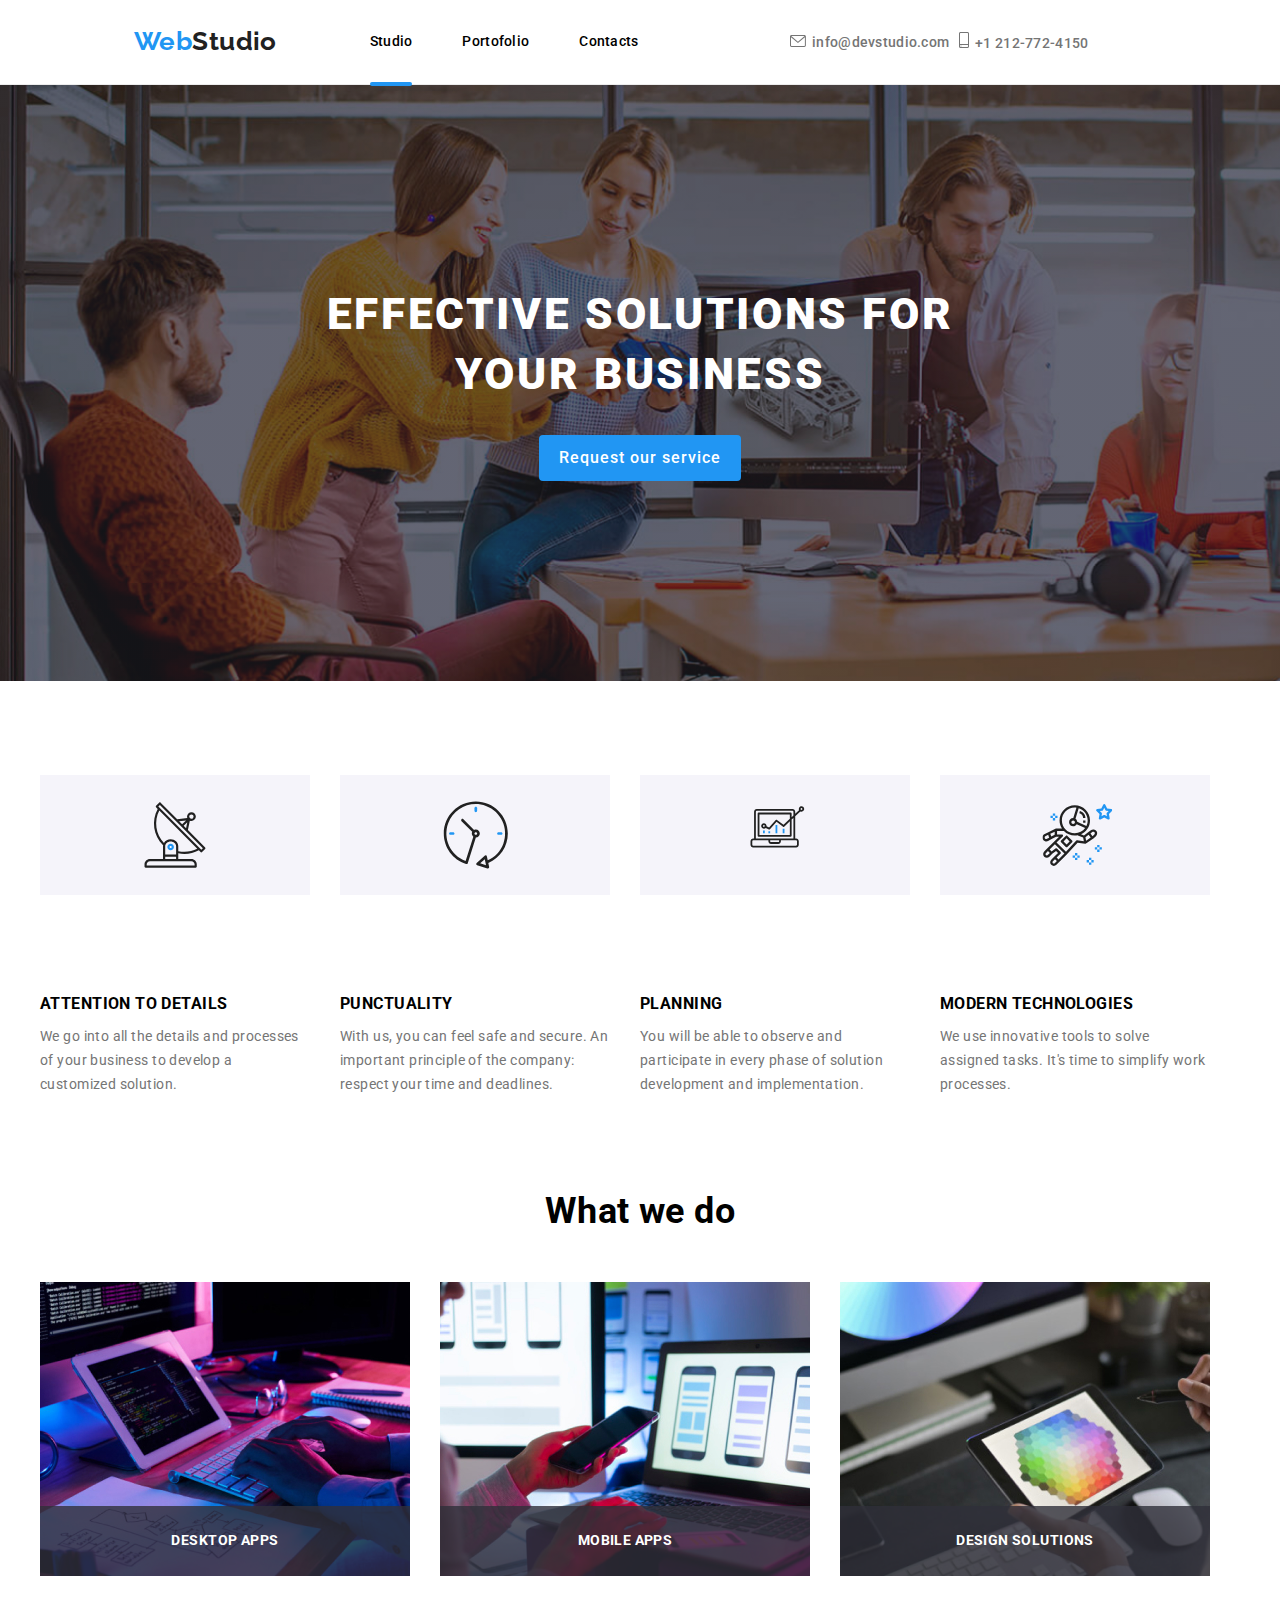
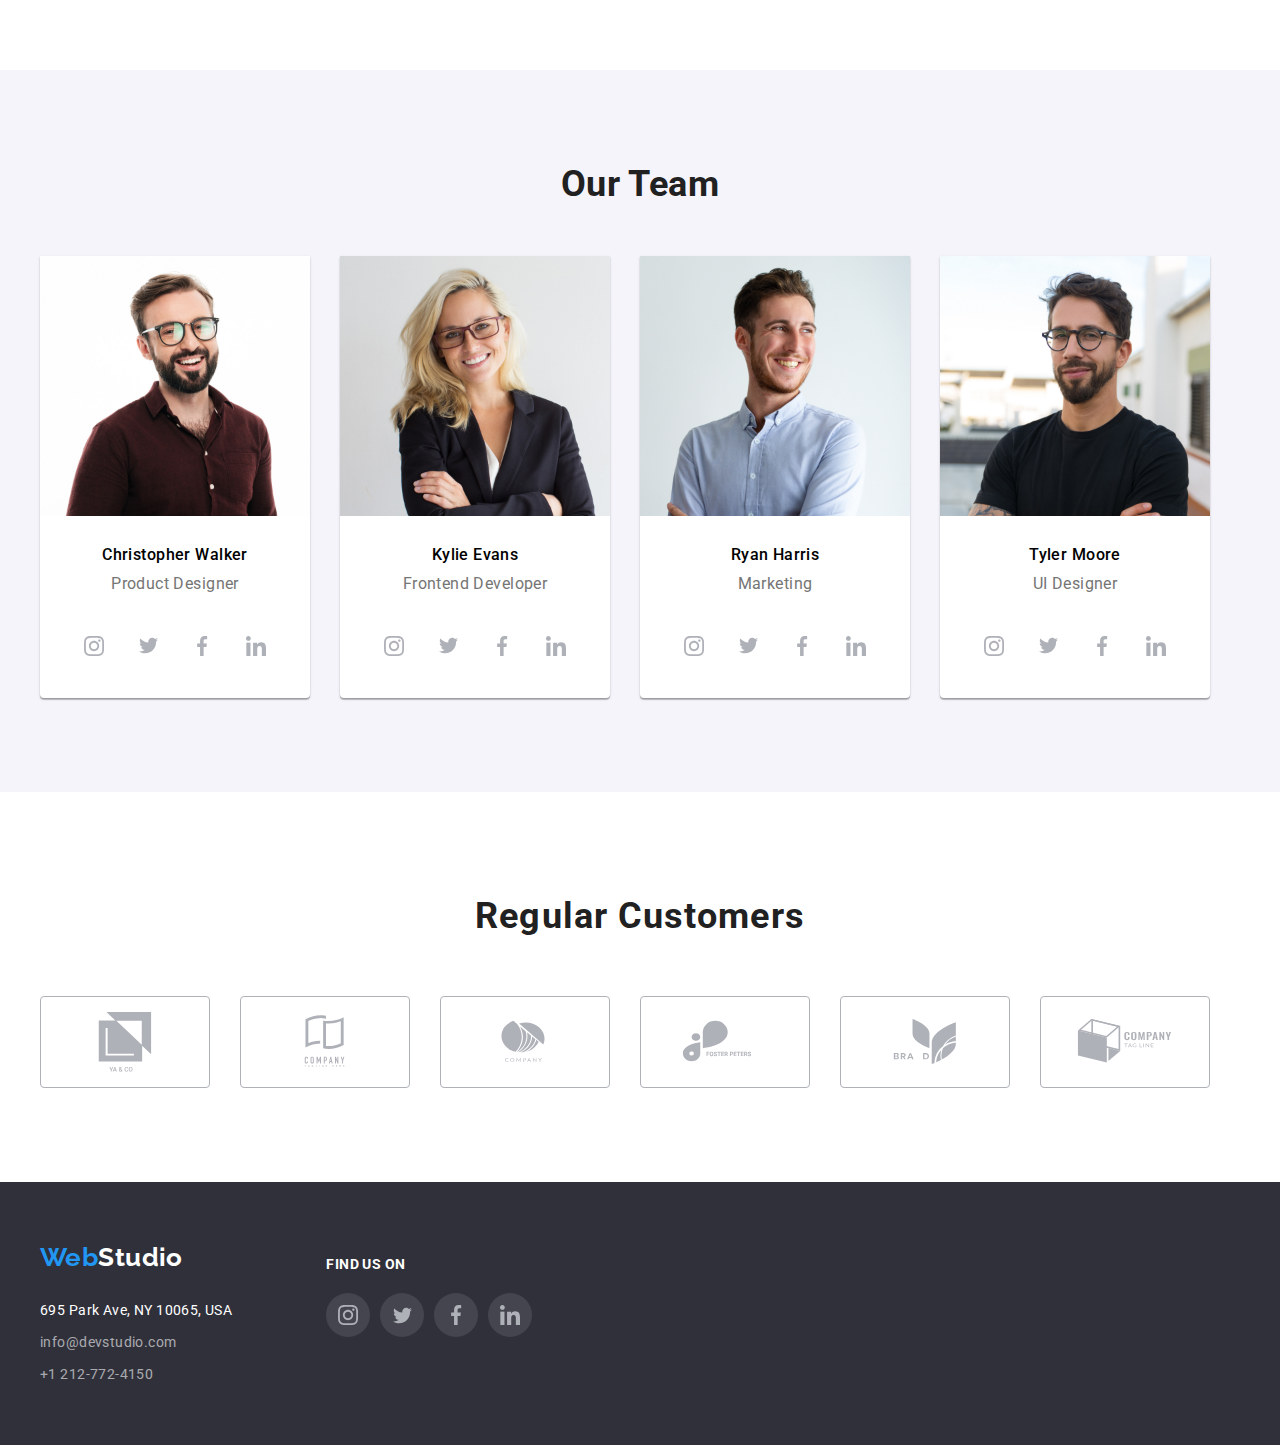
<file: index.html>
<!DOCTYPE html>
<html lang="en">
  <head>
    <meta charset="UTF-8" />
    <meta http-equiv="X-UA-Compatible" content="IE=edge" />
    <meta name="viewport" content="width=device-width, initial-scale=1.0" />
    <link rel="preconnect" href="https://fonts.googleapis.com" />
    <link rel="preconnect" href="https://fonts.gstatic.com" crossorigin />
    <link
      href="https://fonts.googleapis.com/css2?family=Raleway:wght@700&family=Roboto:wght@400;500;700;900&display=swap"
      rel="stylesheet"
    />
    <link
      rel="stylesheet"
      href="https://cdnjs.cloudflare.com/ajax/libs/modern-normalize/1.0.0/modern-normalize.min.css"
    />
    <link rel="stylesheet" href="css/style.css" />
    <title>Studio</title>
  </head>
  <body class="studio-page">
    <header class="header-section">
      <div class="container">
        <div class="header">
          <a class="logo" href="webstudio.com"
            ><span class="logo-color">Web</span>Studio</a
          >
          <nav>
            <ul class="navigate-section">
              <li>
                <a class="navigate-item-index" href="index.html">Studio</a>
              </li>
              <li>
                <a class="navigate-item-portofolio" href="portofolio.html"
                  >Portofolio</a
                >
              </li>
              <li>
                <a class="navigate-item" href="#contact">Contacts</a>
              </li>
            </ul>
          </nav>
          <ul class="contact-section">
            <li>
              <a class="contact-mail" href="mailto:info@devstudio.com">
                <svg class="envelope" width="16" height="12">
                  <use href="images/icons.svg#icon-envelope"></use></svg
                >info@devstudio.com</a
              >
            </li>
            <li>
              <a class="contact-telephone" href="tel:+12127724150">
                <svg class="smartphone" width="10" height="16">
                  <use href="images/icons.svg#icon-smartphone"></use></svg
                >+1 212-772-4150</a
              >
            </li>
          </ul>
        </div>
      </div>
    </header>
    <main>
      <section class="first-section">
        <div class="container">
          <div class="title-section">
            <h1 class="main-title">
              EFFECTIVE SOLUTIONS FOR <br />
              YOUR BUSINESS
            </h1>
            <button class="button-item" type="button" data-modal-open>
              Request our service
            </button>
          </div>
          <div class="backdrop is-hidden" data-modal>
            <div class="modal">
              <button class="modal-button" type="button" data-modal-close>
                <svg width="30" height="30">
                  <svg class="modal-icon" width="11" height="11" x="3" y="7">
                    <use href="images/icons.svg#icon-Vector"></use>
                  </svg>
                </svg>
              </button>
              <!-- <form class="contact-form" name="contact-form" autocomplete="on">
                <h3>Leave your information and we'll call you back</h3>
                <label
                  >Name
                  <svg class="icon-name" width="12" height="12">
                    <use href="images/icons.svg#icon-name"></use>
                  </svg>
                  <input type="text" name="name" />
                </label>
                <label
                  >Telephone
                  <svg class="icon-telephone" width="12" height="12">
                    <use href="images/icons.svg#icon-telephone"></use>
                  </svg>
                  <input type="telephone" name="telephone" />
                </label>
                <label
                  >E-mail
                  <svg class="icon-mail" width="12" height="12">
                    <use href="images/icons.svg#icon-email"></use>
                  </svg>
                  <input type="email" name="email" />
                </label>
                <label
                  >Comments
                  <input
                    type="text"
                    name="comments"
                    placeholder="Enter the text"
                  />
                </label>
                <label class="form-terms">
                  <input class="checkbox" type="checkbox" />
                  I agree with the letter and accept the
                  <span>Terms and Conditions</span>
                </label>
                <button type="send">Send</button>
              </form> -->
            </div>
          </div>
        </div>
      </section>
      <section class="second-section">
        <div class="container">
          <div>
            <ul class="what-we-do-icons">
              <li>
                <svg class="icon" width="270" height="120">
                  <svg width="65.32" height="70" x="102.34" y="25">
                    <use href="images/icons.svg#icon-antenna-1"></use>
                  </svg>
                </svg>
              </li>
              <li>
                <svg class="icon" width="270" height="120">
                  <svg width="66.96" height="70" x="102.34" y="25">
                    <use href="images/icons.svg#icon-clock-1"></use>
                  </svg>
                </svg>
              </li>
              <li>
                <svg class="icon" width="270" height="120">
                  <svg width="70" height="53.69" x="102.34" y="25">
                    <use href="images/icons.svg#icon-diagram-1"></use>
                  </svg>
                </svg>
              </li>
              <li>
                <svg class="icon" width="270" height="120">
                  <svg width="70" height="70" x="102.34" y="25">
                    <use href="images/icons.svg#icon-astronaut-1"></use>
                  </svg>
                </svg>
              </li>
            </ul>
          </div>
          <ul class="our-service-list">
            <li>
              <h3 class="our-service">ATTENTION TO DETAILS</h3>
              <p class="about-us">
                We go into all the details and processes of your business to
                develop a customized solution.
              </p>
            </li>
            <li>
              <h3 class="our-service">PUNCTUALITY</h3>
              <p class="about-us">
                With us, you can feel safe and secure. An important principle of
                the company: respect your time and deadlines.
              </p>
            </li>
            <li>
              <h3 class="our-service">PLANNING</h3>
              <p class="about-us">
                You will be able to observe and participate in every phase of
                solution development and implementation.
              </p>
            </li>
            <li>
              <h3 class="our-service">MODERN TECHNOLOGIES</h3>
              <p class="about-us">
                We use innovative tools to solve assigned tasks. It's time to
                simplify work processes.
              </p>
            </li>
          </ul>
        </div>
      </section>
      <!--Product images-->
      <section class="third-section">
        <div class="container">
          <h2 class="what-we-do-section">What we do</h2>
          <ul class="what-we-do-list">
            <li class="what-we-do-item">
              <img
                class="what-we-do-image"
                src="images/img1.jpg"
                alt="Working at desktop"
                width="370"
                height="294"
              />
              <p class="label">DESKTOP APPS</p>
            </li>
            <li class="what-we-do-item">
              <img
                class="what-we-do-image"
                src="images/img2.jpg"
                alt="Laptop and telephone"
                width="370"
                height="294"
              />
              <p class="label">MOBILE APPS</p>
            </li>
            <li class="what-we-do-item">
              <img
                class="what-we-do-image"
                src="images/img3.jpg"
                alt="Working on tablet"
                width="370"
                height="294"
              />
              <p class="label">DESIGN SOLUTIONS</p>
            </li>
          </ul>
        </div>
      </section>
      <!--Team members-->
      <section class="last-section">
        <div class="container">
          <h2 class="our-team-section">Our Team</h2>
          <ul class="our-team-list">
            <li class="our-team-image">
              <img
                class="our-team-photo"
                src="images/photo1.jpg"
                alt="Product Designer's photo"
                width="270"
                height="260"
              />
              <h3 class="our-team-member">Christopher Walker</h3>
              <h4 class="our-team-specialist">Product Designer</h4>
              <div>
                <ul class="social-media-icons">
                  <li>
                    <button class="media-button" type="button">
                      <svg
                        class="social-media-icon"
                        width="20"
                        height="20"
                        x="12"
                        y="12"
                      >
                        <use href="images/icons.svg#icon-instagram-2"></use>
                      </svg>
                    </button>
                  </li>
                  <li>
                    <button class="media-button" type="button">
                      <svg
                        class="social-media-icon"
                        width="23"
                        height="19"
                        x="12"
                        y="13.88"
                      >
                        <use href="images/icons.svg#icon-twitter-1"></use>
                      </svg>
                    </button>
                  </li>
                  <li>
                    <button class="media-button" type="button">
                      <svg
                        class="social-media-icon"
                        width="20"
                        height="32"
                        x="17.16"
                        y="12"
                      >
                        <use href="images/icons.svg#icon-facebook-1"></use>
                      </svg>
                    </button>
                  </li>
                  <li>
                    <button class="media-button" type="button">
                      <svg
                        class="social-media-icon"
                        width="20"
                        height="20"
                        x="12"
                        y="12"
                      >
                        <use href="images/icons.svg#icon-linkedin-1"></use>
                      </svg>
                    </button>
                  </li>
                </ul>
              </div>
            </li>
            <li class="our-team-image">
              <img
                class="our-team-photo"
                src="images/photo2.jpg"
                alt="Frontend Developer's photo"
                width="270"
                height="260"
              />
              <h3 class="our-team-member">Kylie Evans</h3>
              <h4 class="our-team-specialist">Frontend Developer</h4>
              <div>
                <ul class="social-media-icons">
                  <li>
                    <button class="media-button" type="button">
                      <svg
                        class="social-media-icon"
                        width="20"
                        height="20"
                        x="12"
                        y="12"
                      >
                        <use href="images/icons.svg#icon-instagram-2"></use>
                      </svg>
                    </button>
                  </li>
                  <li>
                    <button class="media-button" type="button">
                      <svg
                        class="social-media-icon"
                        width="23"
                        height="19"
                        x="12"
                        y="13.88"
                      >
                        <use href="images/icons.svg#icon-twitter-1"></use>
                      </svg>
                    </button>
                  </li>
                  <li>
                    <button class="media-button" type="button">
                      <svg
                        class="social-media-icon"
                        width="20"
                        height="32"
                        x="17.16"
                        y="12"
                      >
                        <use href="images/icons.svg#icon-facebook-1"></use>
                      </svg>
                    </button>
                  </li>
                  <li>
                    <button class="media-button" type="button">
                      <svg
                        class="social-media-icon"
                        width="20"
                        height="20"
                        x="12"
                        y="12"
                      >
                        <use href="images/icons.svg#icon-linkedin-1"></use>
                      </svg>
                    </button>
                  </li>
                </ul>
              </div>
            </li>
            <li class="our-team-image">
              <img
                class="our-team-photo"
                src="images/photo3.jpg"
                alt="Marketing personal's photo"
                width="270"
                height="260"
              />
              <h3 class="our-team-member">Ryan Harris</h3>
              <h4 class="our-team-specialist">Marketing</h4>
              <div>
                <ul class="social-media-icons">
                  <li>
                    <button class="media-button" type="button">
                      <svg
                        class="social-media-icon"
                        width="20"
                        height="20"
                        x="12"
                        y="12"
                      >
                        <use href="images/icons.svg#icon-instagram-2"></use>
                      </svg>
                    </button>
                  </li>
                  <li>
                    <button class="media-button" type="button">
                      <svg
                        class="social-media-icon"
                        width="23"
                        height="19"
                        x="12"
                        y="13.88"
                      >
                        <use href="images/icons.svg#icon-twitter-1"></use>
                      </svg>
                    </button>
                  </li>
                  <li>
                    <button class="media-button" type="button">
                      <svg
                        class="social-media-icon"
                        width="20"
                        height="32"
                        x="17.16"
                        y="12"
                      >
                        <use href="images/icons.svg#icon-facebook-1"></use>
                      </svg>
                    </button>
                  </li>
                  <li>
                    <button class="media-button" type="button">
                      <svg
                        class="social-media-icon"
                        width="20"
                        height="20"
                        x="12"
                        y="12"
                      >
                        <use href="images/icons.svg#icon-linkedin-1"></use>
                      </svg>
                    </button>
                  </li>
                </ul>
              </div>
            </li>
            <li class="our-team-image">
              <img
                class="our-team-photo"
                src="images/photo4.jpg"
                alt="UI Designer's photo"
                width="270"
                height="260"
              />
              <h3 class="our-team-member">Tyler Moore</h3>
              <h4 class="our-team-specialist">UI Designer</h4>
              <div>
                <ul class="social-media-icons">
                  <li>
                    <button class="media-button" type="button">
                      <svg
                        class="social-media-icon"
                        width="20"
                        height="20"
                        x="12"
                        y="12"
                      >
                        <use href="images/icons.svg#icon-instagram-2"></use>
                      </svg>
                    </button>
                  </li>
                  <li>
                    <button class="media-button" type="button">
                      <svg
                        class="social-media-icon"
                        width="23"
                        height="19"
                        x="12"
                        y="13.88"
                      >
                        <use href="images/icons.svg#icon-twitter-1"></use>
                      </svg>
                    </button>
                  </li>
                  <li>
                    <button class="media-button" type="button">
                      <svg
                        class="social-media-icon"
                        width="20"
                        height="32"
                        x="17.16"
                        y="12"
                      >
                        <use href="images/icons.svg#icon-facebook-1"></use>
                      </svg>
                    </button>
                  </li>
                  <li>
                    <button class="media-button" type="button">
                      <svg
                        class="social-media-icon"
                        width="20"
                        height="20"
                        x="12"
                        y="12"
                      >
                        <use href="images/icons.svg#icon-linkedin-1"></use>
                      </svg>
                    </button>
                  </li>
                </ul>
              </div>
            </li>
          </ul>
        </div>
      </section>
      <section>
        <div class="container">
          <div class="customer-section">
            <h2>Regular Customers</h2>
            <ul class="customer-list">
              <li class="customer-icon">
                <svg class="logo-icon" width="106" height="60">
                  <use href="images/icons.svg#icon-Union1"></use>
                </svg>
              </li>
              <li class="customer-icon">
                <svg class="logo-icon" width="106" height="60">
                  <use href="images/icons.svg#icon-Logo2"></use>
                </svg>
              </li>
              <li class="customer-icon">
                <svg class="logo-icon" width="106" height="60">
                  <use href="images/icons.svg#icon-Logo3"></use>
                </svg>
              </li>
              <li class="customer-icon">
                <svg class="logo-icon" width="106" height="60">
                  <use href="images/icons.svg#icon-Logo4"></use>
                </svg>
              </li>
              <li class="customer-icon">
                <svg class="logo-icon" width="106" height="60">
                  <use href="images/icons.svg#icon-Logo6"></use>
                </svg>
              </li>
              <li class="customer-icon">
                <svg class="logo-icon" width="106" height="60">
                  <use href="images/icons.svg#icon-Logo7"></use>
                </svg>
              </li>
            </ul>
          </div>
        </div>
      </section>
    </main>
    <!--Logo and adress-->
    <footer>
      <section class="footer-section">
        <div class="container">
          <div class="footer">
            <div>
              <a class="footer-logo" href="webstudio.com"
                ><span class="logo-color">Web</span>Studio</a
              >
              <address class="address-section">
                <ul class="contact-section-footer">
                  <li>695 Park Ave, NY 10065, USA</li>
                  <li>
                    <a
                      class="contact-item-footer"
                      href="mailto:info@devstudio.com"
                      >info@devstudio.com</a
                    >
                  </li>
                  <li>
                    <a class="contact-item-footer" href="tel:+12127724150"
                      >+1 212-772-4150</a
                    >
                  </li>
                </ul>
              </address>
            </div>
            <div class="footer-media-section">
              <p>Find us on</p>
              <ul class="footer-social-media-icons">
                <li>
                  <button class="footer-media-button" type="button">
                    <svg
                      class="social-media-icon"
                      width="20"
                      height="20"
                      x="12"
                      y="12"
                    >
                      <use href="images/icons.svg#icon-instagram-2"></use>
                    </svg>
                  </button>
                </li>
                <li>
                  <button class="footer-media-button" type="button">
                    <svg
                      class="social-media-icon"
                      width="23"
                      height="19"
                      x="12"
                      y="13.88"
                    >
                      <use href="images/icons.svg#icon-twitter-1"></use>
                    </svg>
                  </button>
                </li>
                <li>
                  <button class="footer-media-button" type="button">
                    <svg
                      class="social-media-icon"
                      width="20"
                      height="32"
                      x="17.16"
                      y="12"
                    >
                      <use href="images/icons.svg#icon-facebook-1"></use>
                    </svg>
                  </button>
                </li>
                <li>
                  <button class="footer-media-button" type="button">
                    <svg
                      class="social-media-icon"
                      width="20"
                      height="20"
                      x="12"
                      y="12"
                    >
                      <use href="images/icons.svg#icon-linkedin-1"></use>
                    </svg>
                  </button>
                </li>
              </ul>
            </div>
          </div>
          <!-- <div>
           <form>
            <h3>Subscribe to the newsletter</h3>
            <input type="email" name="email" placeholder="E-mail" />
            <button class="subscribe-button" type="subscribe">
              Subscribe
              <svg class="send-icon" width="24" height="24">
                <use href="images/icons.svg#icon-send"></use>
              </svg>
            </button>
           </form>
            </div> -->
        </div>
      </section>
    </footer>
    <script src="./modal.js"></script>
  </body>
</html>
</file>
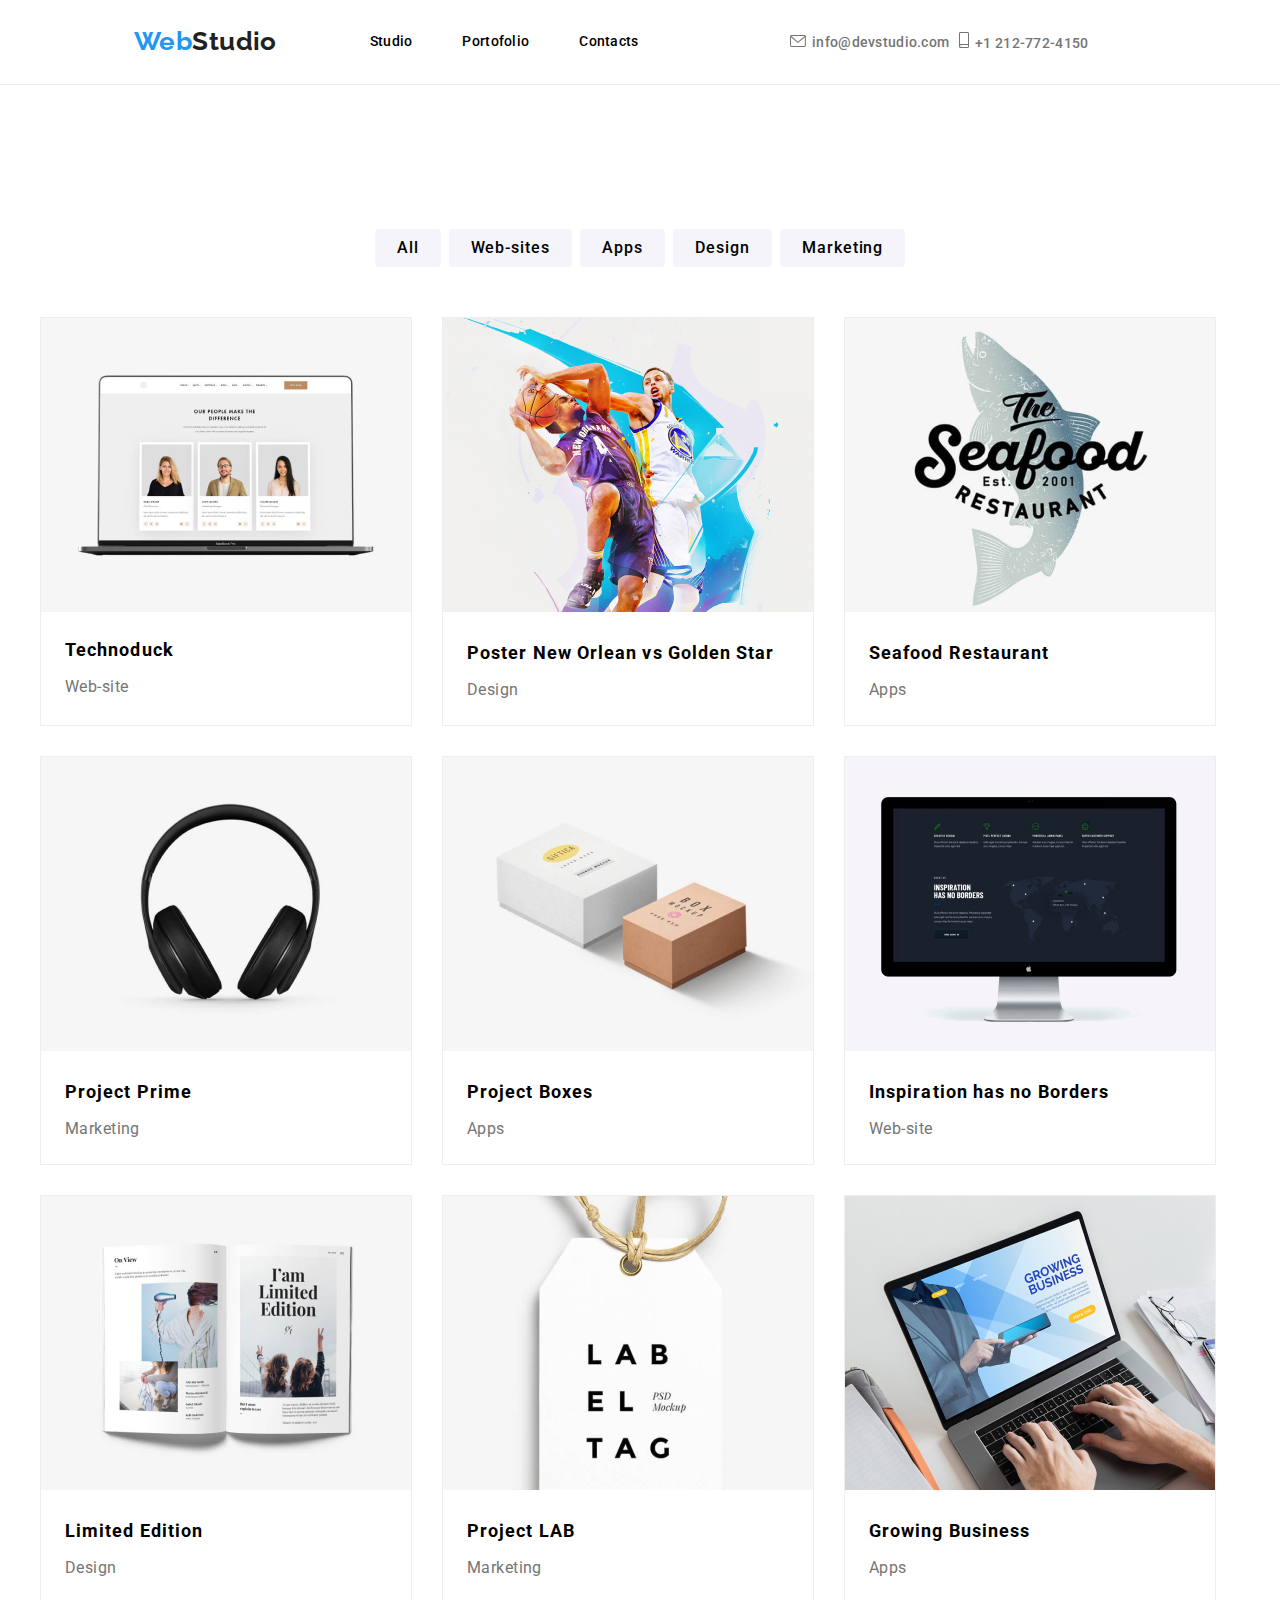
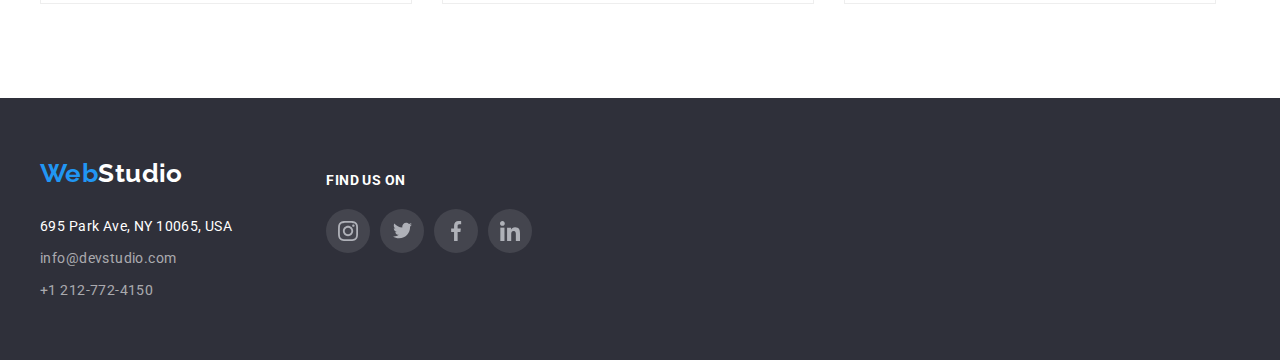
<file: portfolio.html>
<!DOCTYPE html>
<html lang="en">
  <head>
    <meta charset="UTF-8" />
    <meta http-equiv="X-UA-Compatible" content="IE=edge" />
    <meta name="viewport" content="width=device-width, initial-scale=1.0" />
    <link rel="preconnect" href="https://fonts.googleapis.com" />
    <link rel="preconnect" href="https://fonts.gstatic.com" crossorigin />
    <link
      href="https://fonts.googleapis.com/css2?family=Raleway:wght@700&family=Roboto:wght@400;500;700;900&display=swap"
      rel="stylesheet"
    />
    <link
      rel="stylesheet"
      href="https://cdnjs.cloudflare.com/ajax/libs/modern-normalize/1.0.0/modern-normalize.min.css"
    />
    <link rel="stylesheet" href="css/style.css" />
    <title>Portofolio</title>
  </head>
  <body>
    <header class="header-section">
      <div class="container">
        <div class="header">
          <a class="logo" href="webstudio.com"
            ><span class="logo-color">Web</span>Studio</a
          >
          <nav>
            <ul class="navigate-section">
              <li><a class="navigate-item" href="index.html">Studio</a></li>
              <li>
                <a class="navigate-item" href="portfolio.html">Portofolio</a>
              </li>
              <li>
                <a class="navigate-item" href="#contact-section">Contacts</a>
              </li>
            </ul>
          </nav>
          <ul class="contact-section">
            <li class="icon-envelope">
              <a class="contact-mail" href="mailto:info@devstudio.com">
                <svg class="envelope" width="16" height="12">
                  <use href="images/icons.svg#icon-envelope"></use></svg
                >info@devstudio.com</a
              >
            </li>
            <li>
              <a class="contact-telephone" href="tel:+12127724150">
                <svg class="smartphone" width="10" height="16">
                  <use href="images/icons.svg#icon-smartphone"></use></svg
                >+1 212-772-4150</a
              >
            </li>
          </ul>
        </div>
      </div>
    </header>
    <main>
      <section class="portofolio-section">
        <div class="container">
          <ul class="button-section">
            <li>
              <button class="button-item-portofolio" type="button">All</button>
            </li>
            <li>
              <button class="button-item-portofolio" type="button">
                Web-sites
              </button>
            </li>
            <li>
              <button class="button-item-portofolio" type="button">Apps</button>
            </li>
            <li>
              <button class="button-item-portofolio" type="button">
                Design
              </button>
            </li>
            <li>
              <button class="button-item-portofolio" type="button">
                Marketing
              </button>
            </li>
          </ul>
          <ul class="portofolio-list">
            <li>
              <div class="portofolio-window">
                <img
                  class="portofolio-list-image"
                  width="370"
                  src="images/portofolio-img1.jpg"
                  alt="Web-site1"
                />
                <div class="portofolio-overaly">
                  <p>
                    Technoduck is a state-of-the-art coronavirus distribution
                    platform. Companies use this platform for digital espionage
                    and attacks on competitors' secure servers.
                  </p>
                </div>
              </div>
              <h2 class="project-title">Technoduck</h2>
              <h3 class="project-type">Web-site</h3>
            </li>
            <li>
              <img
                class="portofolio-list-image"
                width="370"
                src="images/portofolio-img2.jpg"
                alt="Design1"
              />
              <h2 class="project-title">Poster New Orlean vs Golden Star</h2>
              <h3 class="project-type">Design</h3>
            </li>
            <li>
              <img
                class="portofolio-list-image"
                width="370"
                src="images/portofolio-img3.jpg"
                alt="Apps1"
              />
              <h2 class="project-title">Seafood Restaurant</h2>
              <h3 class="project-type">Apps</h3>
            </li>
            <li>
              <img
                class="portofolio-list-image"
                width="370"
                src="images/portofolio-img4.jpg"
                alt="Marketing1"
              />
              <h2 class="project-title">Project Prime</h2>
              <h3 class="project-type">Marketing</h3>
            </li>
            <li>
              <img
                class="portofolio-list-image"
                width="370"
                src="images/portofolio-img5.jpg"
                alt="Apps2"
              />
              <h2 class="project-title">Project Boxes</h2>
              <h3 class="project-type">Apps</h3>
            </li>
            <li>
              <img
                class="portofolio-list-image"
                width="370"
                src="images/portofolio-img6.jpg"
                alt="Web-site2"
              />
              <h2 class="project-title">Inspiration has no Borders</h2>
              <h3 class="project-type">Web-site</h3>
            </li>
            <li>
              <img
                class="portofolio-list-image"
                width="370"
                src="images/portofolio-img7.jpg"
                alt="Design2"
              />
              <h2 class="project-title">Limited Edition</h2>
              <h3 class="project-type">Design</h3>
            </li>
            <li>
              <img
                class="portofolio-list-image"
                width="370"
                src="images/portofolio-img8.jpg"
                alt="Marketing2"
              />
              <h2 class="project-title">Project LAB</h2>
              <h3 class="project-type">Marketing</h3>
            </li>
            <li>
              <img
                class="portofolio-list-image"
                width="370"
                src="images/portofolio-img9.jpg"
                alt="Apps3"
              />
              <h2 class="project-title">Growing Business</h2>
              <h3 class="project-type">Apps</h3>
            </li>
          </ul>
        </div>
      </section>
    </main>
    <footer>
      <section class="footer-section">
        <div class="container">
          <div class="footer">
            <div>
              <a class="footer-logo" href="webstudio.com"
                ><span class="logo-color">Web</span>Studio</a
              >
              <address class="address-section">
                <ul class="contact-section-footer">
                  <li>695 Park Ave, NY 10065, USA</li>
                  <li>
                    <a
                      class="contact-item-footer"
                      href="mailto:info@devstudio.com"
                      >info@devstudio.com</a
                    >
                  </li>
                  <li>
                    <a class="contact-item-footer" href="tel:+12127724150"
                      >+1 212-772-4150</a
                    >
                  </li>
                </ul>
              </address>
            </div>
            <div class="footer-media-section">
              <p>Find us on</p>
              <ul class="footer-social-media-icons">
                <li>
                  <button class="footer-media-button" type="button">
                    <svg
                      class="social-media-icon"
                      width="20"
                      height="20"
                      x="12"
                      y="12"
                    >
                      <use href="images/icons.svg#icon-instagram-2"></use>
                    </svg>
                  </button>
                </li>
                <li>
                  <button class="footer-media-button" type="button">
                    <svg
                      class="social-media-icon"
                      width="23"
                      height="19"
                      x="12"
                      y="13.88"
                    >
                      <use href="images/icons.svg#icon-twitter-1"></use>
                    </svg>
                  </button>
                </li>
                <li>
                  <button class="footer-media-button" type="button">
                    <svg
                      class="social-media-icon"
                      width="20"
                      height="32"
                      x="17.16"
                      y="12"
                    >
                      <use href="images/icons.svg#icon-facebook-1"></use>
                    </svg>
                  </button>
                </li>
                <li>
                  <button class="footer-media-button" type="button">
                    <svg
                      class="social-media-icon"
                      width="20"
                      height="20"
                      x="12"
                      y="12"
                    >
                      <use href="images/icons.svg#icon-linkedin-1"></use>
                    </svg>
                  </button>
                </li>
              </ul>
            </div>
          </div>
        </div>
      </section>
    </footer>
  </body>
</html>
</file>
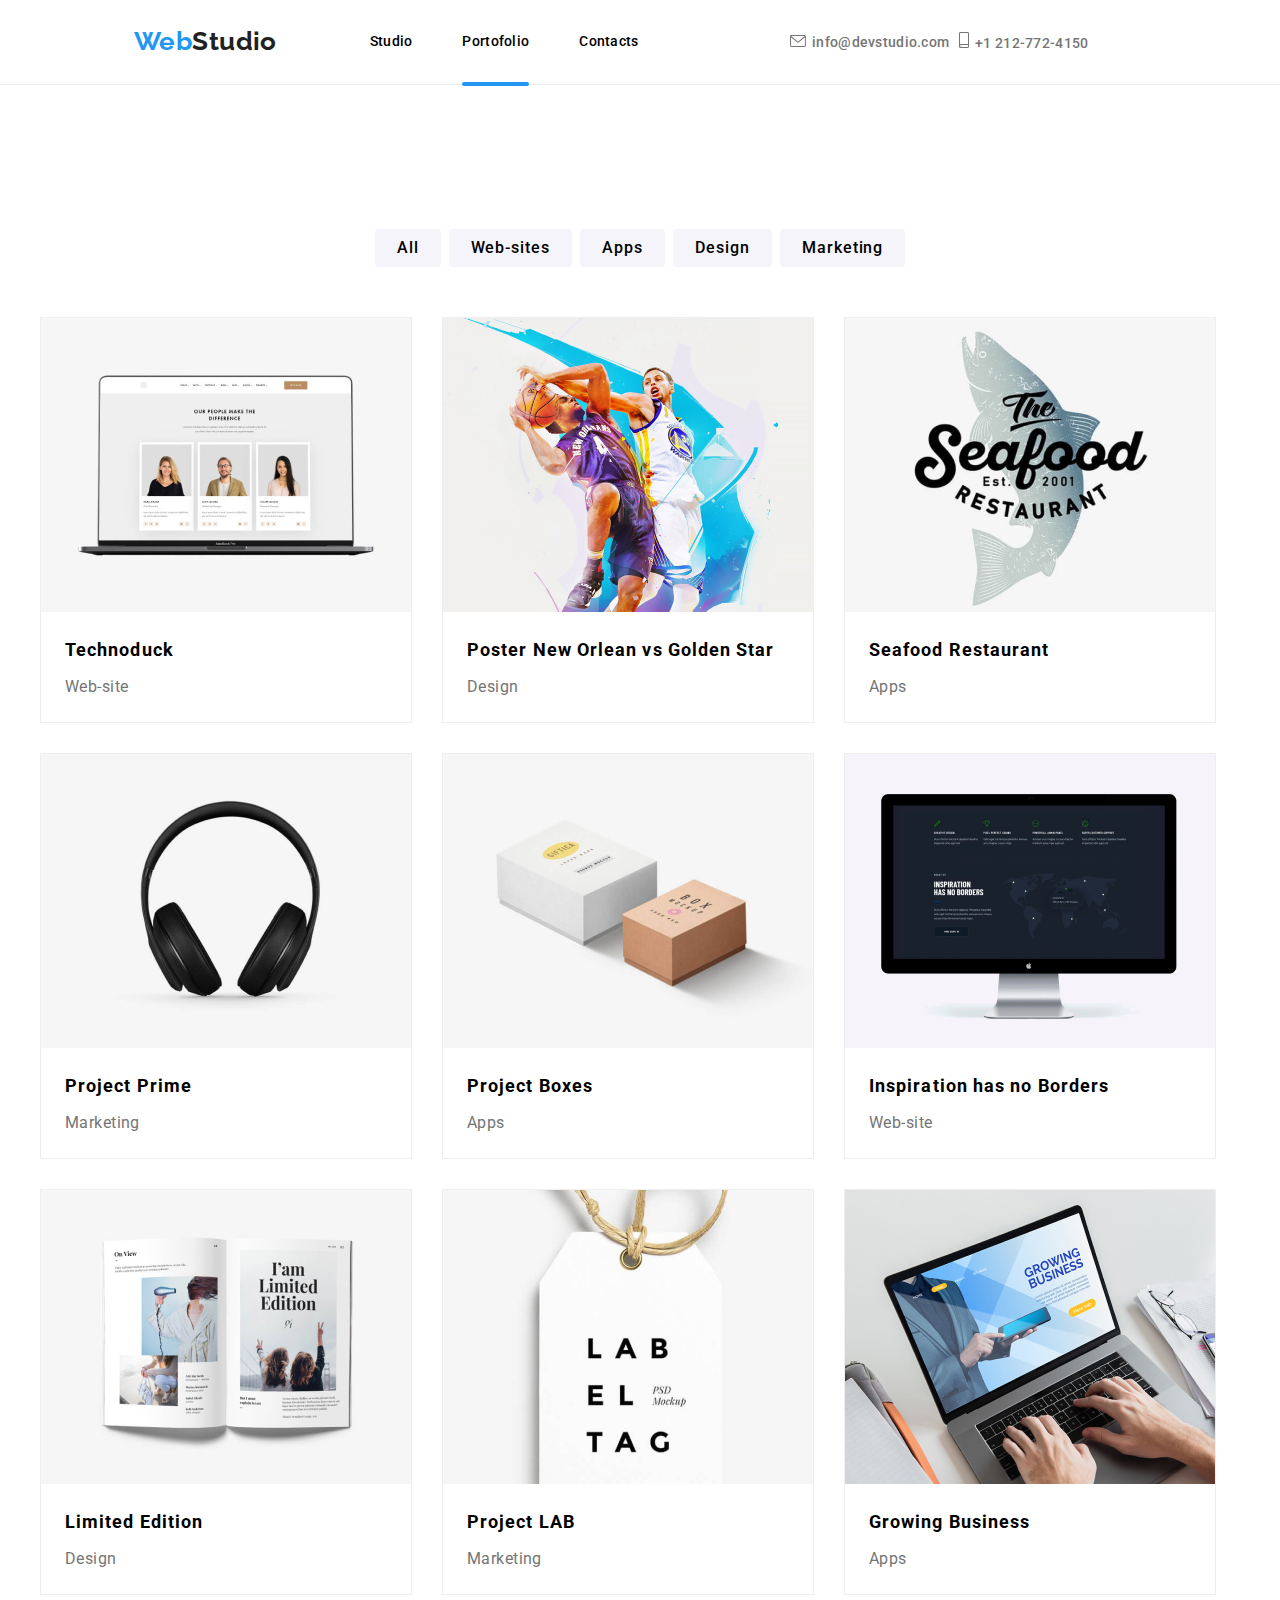
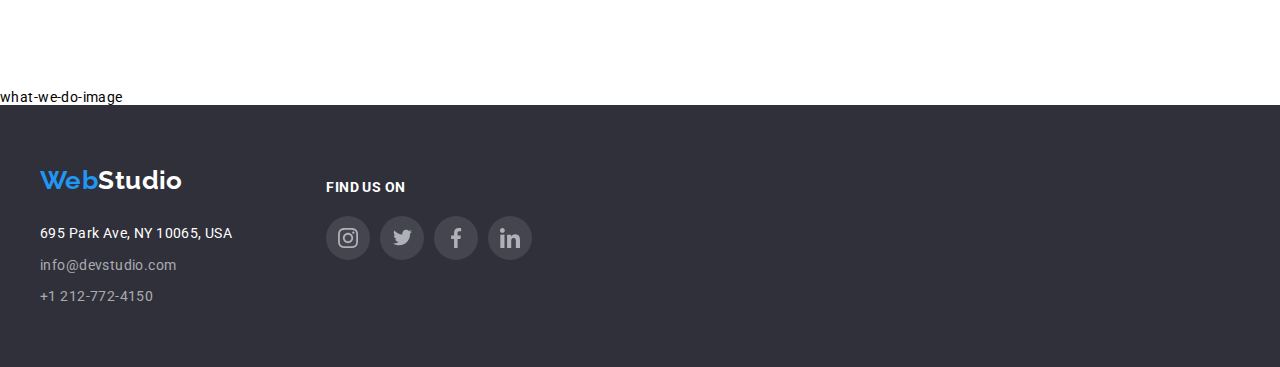
<file: portofolio.html>
<!DOCTYPE html>
<html lang="en">
  <head>
    <meta charset="UTF-8" />
    <meta http-equiv="X-UA-Compatible" content="IE=edge" />
    <meta name="viewport" content="width=device-width, initial-scale=1.0" />
    <link rel="preconnect" href="https://fonts.googleapis.com" />
    <link rel="preconnect" href="https://fonts.gstatic.com" crossorigin />
    <link
      href="https://fonts.googleapis.com/css2?family=Raleway:wght@700&family=Roboto:wght@400;500;700;900&display=swap"
      rel="stylesheet"
    />
    <link
      rel="stylesheet"
      href="https://cdnjs.cloudflare.com/ajax/libs/modern-normalize/1.0.0/modern-normalize.min.css"
    />
    <link rel="stylesheet" href="css/style.css" />
    <title>Portofolio</title>
  </head>
  <body class="portofolio-page">
    <header class="header-section">
      <div class="container">
        <div class="header">
          <a class="logo" href="webstudio.com"
            ><span class="logo-color">Web</span>Studio</a
          >
          <nav>
            <ul class="navigate-section">
              <li>
                <a class="navigate-item-index" href="index.html">Studio</a>
              </li>
              <li>
                <a class="navigate-item-portofolio" href="portofolio.html"
                  >Portofolio</a
                >
              </li>
              <li>
                <a class="navigate-item" href="#contact-section">Contacts</a>
              </li>
            </ul>
          </nav>
          <ul class="contact-section">
            <li class="icon-envelope">
              <a class="contact-mail" href="mailto:info@devstudio.com">
                <svg class="envelope" width="16" height="12">
                  <use href="images/icons.svg#icon-envelope"></use></svg
                >info@devstudio.com</a
              >
            </li>
            <li>
              <a class="contact-telephone" href="tel:+12127724150">
                <svg class="smartphone" width="10" height="16">
                  <use href="images/icons.svg#icon-smartphone"></use></svg
                >+1 212-772-4150</a
              >
            </li>
          </ul>
        </div>
      </div>
    </header>
    <main>
      <section class="portofolio-section">
        <div class="container">
          <ul class="button-section">
            <li>
              <button class="button-item-portofolio" type="button">All</button>
            </li>
            <li>
              <button class="button-item-portofolio" type="button">
                Web-sites
              </button>
            </li>
            <li>
              <button class="button-item-portofolio" type="button">Apps</button>
            </li>
            <li>
              <button class="button-item-portofolio" type="button">
                Design
              </button>
            </li>
            <li>
              <button class="button-item-portofolio" type="button">
                Marketing
              </button>
            </li>
          </ul>
          <ul class="portofolio-list">
            <li>
              <div class="portofolio-window">
                <img
                  class="portofolio-list-image"
                  width="370"
                  src="images/portofolio-img1.jpg"
                  alt="Web-site1"
                />
                <div class="portofolio-overaly">
                  <p>
                    Technoduck is a state-of-the-art coronavirus distribution
                    platform. Companies use this platform for digital espionage
                    and attacks on competitors' secure servers.
                  </p>
                </div>
              </div>
              <h2 class="project-title">Technoduck</h2>
              <h3 class="project-type">Web-site</h3>
            </li>
            <li>
              <div class="portofolio-window">
                <img
                  class="portofolio-list-image"
                  width="370"
                  src="images/portofolio-img2.jpg"
                  alt="Design1"
                />
                <div class="portofolio-overaly">
                  <p>
                    Technoduck is a state-of-the-art coronavirus distribution
                    platform. Companies use this platform for digital espionage
                    and attacks on competitors' secure servers.
                  </p>
                </div>
              </div>
              <h2 class="project-title">Poster New Orlean vs Golden Star</h2>
              <h3 class="project-type">Design</h3>
            </li>
            <li>
              <div class="portofolio-window">
                <img
                  class="portofolio-list-image"
                  width="370"
                  src="images/portofolio-img3.jpg"
                  alt="Apps1"
                />
                <div class="portofolio-overaly">
                  <p>
                    Technoduck is a state-of-the-art coronavirus distribution
                    platform. Companies use this platform for digital espionage
                    and attacks on competitors' secure servers.
                  </p>
                </div>
              </div>
              <h2 class="project-title">Seafood Restaurant</h2>
              <h3 class="project-type">Apps</h3>
            </li>
            <li>
              <div class="portofolio-window">
                <img
                  class="portofolio-list-image"
                  width="370"
                  src="images/portofolio-img4.jpg"
                  alt="Marketing1"
                />
                <div class="portofolio-overaly">
                  <p>
                    Technoduck is a state-of-the-art coronavirus distribution
                    platform. Companies use this platform for digital espionage
                    and attacks on competitors' secure servers.
                  </p>
                </div>
              </div>
              <h2 class="project-title">Project Prime</h2>
              <h3 class="project-type">Marketing</h3>
            </li>
            <li>
              <div class="portofolio-window">
                <img
                  class="portofolio-list-image"
                  width="370"
                  src="images/portofolio-img5.jpg"
                  alt="Apps2"
                />
                <div class="portofolio-overaly">
                  <p>
                    Technoduck is a state-of-the-art coronavirus distribution
                    platform. Companies use this platform for digital espionage
                    and attacks on competitors' secure servers.
                  </p>
                </div>
              </div>
              <h2 class="project-title">Project Boxes</h2>
              <h3 class="project-type">Apps</h3>
            </li>
            <li>
              <div class="portofolio-window">
                <img
                  class="portofolio-list-image"
                  width="370"
                  src="images/portofolio-img6.jpg"
                  alt="Web-site2"
                />
                <div class="portofolio-overaly">
                  <p>
                    Technoduck is a state-of-the-art coronavirus distribution
                    platform. Companies use this platform for digital espionage
                    and attacks on competitors' secure servers.
                  </p>
                </div>
              </div>
              <h2 class="project-title">Inspiration has no Borders</h2>
              <h3 class="project-type">Web-site</h3>
            </li>
            <li>
              <div class="portofolio-window">
                <img
                  class="portofolio-list-image"
                  width="370"
                  src="images/portofolio-img7.jpg"
                  alt="Design2"
                />
                <div class="portofolio-overaly">
                  <p>
                    Technoduck is a state-of-the-art coronavirus distribution
                    platform. Companies use this platform for digital espionage
                    and attacks on competitors' secure servers.
                  </p>
                </div>
              </div>
              <h2 class="project-title">Limited Edition</h2>
              <h3 class="project-type">Design</h3>
            </li>
            <li>
              <div class="portofolio-window">
                <img
                  class="portofolio-list-image"
                  width="370"
                  src="images/portofolio-img8.jpg"
                  alt="Marketing2"
                />
                <div class="portofolio-overaly">
                  <p>
                    Technoduck is a state-of-the-art coronavirus distribution
                    platform. Companies use this platform for digital espionage
                    and attacks on competitors' secure servers.
                  </p>
                </div>
              </div>
              <h2 class="project-title">Project LAB</h2>
              <h3 class="project-type">Marketing</h3>
            </li>
            <li>
              <div class="portofolio-window">
                <img
                  class="portofolio-list-image"
                  width="370"
                  src="images/portofolio-img9.jpg"
                  alt="Apps3"
                />
                <div class="portofolio-overaly">
                  <p>
                    Technoduck is a state-of-the-art coronavirus distribution
                    platform. Companies use this platform for digital espionage
                    and attacks on competitors' secure servers.
                  </p>
                </div>
              </div>
              <h2 class="project-title">Growing Business</h2>
              <h3 class="project-type">Apps</h3>
            </li>
          </ul>
        </div>
        what-we-do-image
      </section>
    </main>
    <footer>
      <section class="footer-section">
        <div class="container">
          <div class="footer">
            <div>
              <a class="footer-logo" href="webstudio.com"
                ><span class="logo-color">Web</span>Studio</a
              >
              <address class="address-section">
                <ul class="contact-section-footer">
                  <li>695 Park Ave, NY 10065, USA</li>
                  <li>
                    <a
                      class="contact-item-footer"
                      href="mailto:info@devstudio.com"
                      >info@devstudio.com</a
                    >
                  </li>
                  <li>
                    <a class="contact-item-footer" href="tel:+12127724150"
                      >+1 212-772-4150</a
                    >
                  </li>
                </ul>
              </address>
            </div>
            <div class="footer-media-section">
              <p>Find us on</p>
              <ul class="footer-social-media-icons">
                <li>
                  <button class="footer-media-button" type="button">
                    <svg
                      class="social-media-icon"
                      width="20"
                      height="20"
                      x="12"
                      y="12"
                    >
                      <use href="images/icons.svg#icon-instagram-2"></use>
                    </svg>
                  </button>
                </li>
                <li>
                  <button class="footer-media-button" type="button">
                    <svg
                      class="social-media-icon"
                      width="23"
                      height="19"
                      x="12"
                      y="13.88"
                    >
                      <use href="images/icons.svg#icon-twitter-1"></use>
                    </svg>
                  </button>
                </li>
                <li>
                  <button class="footer-media-button" type="button">
                    <svg
                      class="social-media-icon"
                      width="20"
                      height="32"
                      x="17.16"
                      y="12"
                    >
                      <use href="images/icons.svg#icon-facebook-1"></use>
                    </svg>
                  </button>
                </li>
                <li>
                  <button class="footer-media-button" type="button">
                    <svg
                      class="social-media-icon"
                      width="20"
                      height="20"
                      x="12"
                      y="12"
                    >
                      <use href="images/icons.svg#icon-linkedin-1"></use>
                    </svg>
                  </button>
                </li>
              </ul>
            </div>
          </div>
        </div>
      </section>
    </footer>
  </body>
</html>
</file>
<file: css/style.css>
:root {
  --white: #ffffff;
  --light-black: #212121;
  --blue: #2196f3;
  --medium-grey: #757575;
  --dark-grey: #2f303a;
  --font-family: "Roboto", sans-serif;
  --font-weight: 400;
  --font-size: 14px;
  --letter-spacing: 0.03em;
  currentcolor: var(--light-black);
}

body {
  font-family: var(--font-family);
  font-weight: var(--font-weight);
  font-size: var(--font-size);
  letter-spacing: var(--letter-spacing);
  background: var(--white);
  color: var(--light-blackblack);
  font-style: normal;
}

.logo {
  font-family: "Raleway";
  font-weight: 700;
  font-size: 26px;
  line-height: 1.19;
  text-decoration: none;
  color: var(--light-black);
}

.footer-logo {
  font-family: "Raleway";
  font-weight: 700;
  font-size: 26px;
  line-height: 1.19;
  text-decoration: none;
  color: var(--white);
}

.logo-color {
  color: var(--blue);
}

.button-item-portofolio,
.button-item {
  font-weight: 500;
  font-size: 16px;
  line-height: 1.625;
  background-color: #f5f4fa;
  border-radius: 4px;
  text-decoration: none;
  text-align: center;
  border: none;
  letter-spacing: 0.06em;
}

.button-item-portofolio:hover,
.button-item-portofolio:focus {
  background: var(--blue);
  color: var(--white);
  cursor: pointer;
  box-shadow: 0px 3px 1px rgba(0, 0, 0, 0.1), 0px 1px 2px rgba(0, 0, 0, 0.08),
    0px 2px 2px rgba(0, 0, 0, 0.12);
  transition: 250ms cubic-bezier(0.4, 0, 0.2, 1);
}

.contact-item-footer {
  line-height: 1.14;
  text-decoration: none;
  color: rgba(255, 255, 255, 0.6);
}

.contact-mail,
.contact-telephone {
  text-decoration: none;
  font-weight: 500;
  font-size: 14px;
  line-height: 16px;
  letter-spacing: 0.02em;
  color: var(--medium-grey);
}

.contact-mail:hover,
.contact-mail:focus,
.contact-telephone:hover,
.contact-telephone:focus,
.contact-item-footer:hover,
.contact-item-footer:focus,
.navigate-item-index:hover,
.navigate-item-index:focus,
.navigate-item-index:active,
.navigate-item-portofolio:hover,
.navigate-item-portofolio:focus,
.navigate-item-portofolio:active,
.navigate-item.logo-icon:hover,
.navigate-item:focus,
.navigate-item:hover,
.navigate-item:active {
  color: var(--blue);
  transition: 250ms cubic-bezier(0.4, 0, 0.2, 1);
}

.navigate-item,
.navigate-item-index,
.navigate-item-portofolio {
  position: relative;
  font-weight: 500;
  line-height: 1.42;
  letter-spacing: 0.02em;
  text-decoration: none;
  color: var(--black);
}

.portofolio-page .navigate-item-portofolio::after,
.studio-page .navigate-item-index::after {
  content: "";
  position: absolute;
  width: 100%;
  height: 4px;
  background: var(--blue);
  border-radius: 2px;
  top: 49px;
  left: 0;
  transition: 250ms cubic-bezier(0.4, 0, 0.2, 1);
}

.contact-section-footer,
.portofolio-list,
.our-team-image,
.what-we-do-list,
.our-service-list,
.button-section,
.contact-section,
.navigate-section {
  list-style: none;
}

.address-section {
  position: relative;
  line-height: 1.42;
  color: var(--white);
  font-style: normal;
}

.footer-section {
  background: #2f303a;
}

.main-title {
  font-weight: 900;
  font-size: 44px;
  line-height: 1.36;
  letter-spacing: 0.06em;
  color: var(--white);
  text-align: center;
}

.our-service {
  font-weight: 700;
  line-height: 1.42;
}

.about-us {
  line-height: 1.71;
  color: var(--medium-grey);
}

.what-we-do-section,
.our-team-section {
  font-weight: 700;
  font-size: 36px;
  line-height: 1.16;
  text-align: center;
}

.last-section {
  background: #f5f4fa;
}

.our-team-member {
  font-weight: 500;
  font-size: 16px;
  line-height: 1.18;
  text-align: center;
}

.our-team-specialist {
  font-size: 16px;
  line-height: 1.18;
  font-weight: var(--font-weight);
  text-align: center;
  color: var(--medium-grey);
}

.project-title {
  font-weight: 700;
  font-size: 18px;
  line-height: 2;
  letter-spacing: 0.06em;
  background: var(--white);
}

.project-type {
  font-size: 16px;
  line-height: 1.87;
  color: var(--medium-grey);
  background: var(--white);
}

*,
*::before,
*::after {
  box-sizing: border-box;
}

.container {
  width: 1200px;
  margin: 0 auto;
}
.header-section {
  border-bottom: 1px solid #ececec;
}

.logo {
  margin: 0 0 0 94px;
}

.header {
  display: flex;
  align-items: center;
}

.navigate-section {
  display: flex;
  flex-direction: row;
  justify-content: center;
  gap: 50px;
  margin: 32px 0 32px 93px;
  padding: 0;
}

.contact-section {
  display: flex;
  flex-direction: row;
  align-items: center;
  gap: 10px;
  margin: 32px auto 32px auto;
  padding: 0;
}

.title-section {
  display: flex;
  flex-direction: column;
  gap: 30px;
}

.main-title {
  margin: 200px 0 0 0;
}

.button-item {
  margin: 0 auto 200px auto;
  padding: 10px 20px;
  background-color: var(--blue);
  color: var(--white);
}

.button-item:focus,
.button-item:hover {
  cursor: pointer;
  transition: 250ms cubic-bezier(0.4, 0, 0.2, 1);
}

.second-section {
  display: flex;
}
.second-section h3 {
  margin: 0;
}

.our-service-list {
  margin: 94px auto;
  padding: 0;
  display: flex;
  gap: 30px;
}

.our-service-list p {
  width: 270px;
  padding: 0;
  margin: 10px 0 0 0;
}

.third-section {
  display: flex;
}

.third-section h2 {
  margin: 0;
}

.what-we-do-list {
  margin: 50px auto 94px auto;
  display: flex;
  padding: 0;
  gap: 30px;
}

.what-we-do-image {
  display: block;
}

.what-we-do-item {
  position: relative;
}

.what-we-do-item > .label {
  margin: 0;
  color: var(--white);
  position: absolute;
  width: 370px;
  height: 70px;
  background: rgba(47, 48, 58, 0.8);
  bottom: 0px;
  font-weight: 700;
  font-size: 14px;
  line-height: 1.14;
  text-align: center;
  letter-spacing: 0.03em;
  color: #ffffff;
  padding: 27px;
}

.last-section {
  display: flex;
}

.last-section h2 {
  color: #212121;
  margin: 94px 0 0 0;
}

.our-team-list {
  display: flex;
  gap: 30px;
  padding: 0;
  margin: 50px auto 94px auto;
}

.our-team-photo {
  display: block;
}

.our-team-list h3 {
  padding: 0;
  margin: 30px 0 0 0;
}

.our-team-list h4 {
  padding: 0;
  margin: 10px 0 30px 0;
}

.our-team-image {
  background: var(--white);
  box-shadow: 0px 1px 3px rgba(0, 0, 0, 0.12), 0px 1px 1px rgba(0, 0, 0, 0.14),
    0px 2px 1px rgba(0, 0, 0, 0.2);
  border-radius: 0px 0px 4px 4px;
}

.footer-section {
  display: flex;
  flex-direction: row;
}

.footer-logo {
  display: inline-block;
  margin: 60px auto 28px auto;
}

.contact-section-footer {
  display: flex;
  flex-direction: column;
  margin: 0 auto 60px auto;
  padding: 0;
  gap: 12px;
}

.button-section {
  display: flex;
  justify-content: center;
  gap: 8px;
  margin: 94px auto 0 auto;
  padding: 0;
}

.button-item-portofolio {
  padding: 6px 22px;
}

.portofolio-list {
  display: flex;
  flex-wrap: wrap;
  gap: 30px 30px;
  margin: 50px 0 94px 0;
  padding: 0;
  background: var(--white);
}

.portofolio-section {
  margin: 50px auto 0 auto;
  display: flex;
  flex-direction: column;
}

.portofolio-list-image {
  height: 294px;
}

.portofolio-list li {
  border: 1px solid #eeeeee;
}

.portofolio-list li:focus,
.portofolio-list li:hover {
  cursor: pointer;
  box-shadow: 0px 1px 1px rgba(0, 0, 0, 0.12), 0px 4px 4px rgba(0, 0, 0, 0.06),
    1px 4px 6px rgba(0, 0, 0, 0.16);
  transition: 250ms cubic-bezier(0.4, 0, 0.2, 1);
}

.project-title {
  padding: 0;
  margin: 20px 24px 0 24px;
  background: var(--white);
}

.project-type {
  font-weight: 400;
  padding: 0;
  margin: 4px 24px 20px 24px;
  background: var(--white);
}

.envelope,
.smartphone {
  fill: var(--medium-grey);
  margin-right: 6px;
}

.envelope:hover,
.envelope:focus,
.smartphone:hover,
.smartphone:focus {
  fill: var(--blue);
  transition: 250ms cubic-bezier(0.4, 0, 0.2, 1);
}

.first-section {
  background-image: linear-gradient(rgba(47, 48, 58, 0.4) 180%, #c4c4c4 300%),
    url("../images/main-image.jpg");
  background-repeat: no-repeat;
  background-size: cover;
}

.what-we-do-icons {
  list-style: none;
  text-decoration: none;
  display: flex;
  flex-direction: row;
  gap: 30px;
  margin: 94px auto 0 auto;
  padding: 0;
}

.icon {
  fill: var(--light-black);
}

.icon {
  background: #f5f4fa;
}

.social-media-icons {
  list-style: none;
  display: flex;
  flex-direction: row;
  justify-content: center;
  gap: 10px;
  padding: 0;
  margin: 16px auto 30px auto;
}

.social-media-icon {
  fill: #afb1b8;
}

.social-media-icon:focus,
.social-media-icon:hover {
  fill: white;
  stroke: none;
  transition: 250ms cubic-bezier(0.4, 0, 0.2, 1);
}

.media-button {
  background: var(--white);
  width: 44px;
  height: 44px;
  border-radius: 22px;
  border: none;
  transition: 250ms cubic-bezier(0.4, 0, 0.2, 1);
  display: flex;
  align-items: center;
  justify-content: center;
}

.media-button:hover {
  background: var(--blue);
  cursor: pointer;
  transition: 250ms cubic-bezier(0.4, 0, 0.2, 1);
}

.customer-section h2 {
  font-weight: 700;
  font-size: 36px;
  line-height: 1.67;
  text-align: center;
  letter-spacing: 0.03em;
  color: var(--light-black);
  margin: 94px auto 0 auto;
}

.customer-icon {
  display: flex;
  align-items: center;
  justify-content: center;
  width: 170px;
  height: 92px;
  border: 1px solid #afb1b8;
  border-radius: 4px;
  transition: 250ms cubic-bezier(0.4, 0, 0.2, 1);
}

.logo-icon {
  fill: #afb1b8;
}

.customer-icon:focus,
.customer-icon:hover {
  border-color: var(--blue);
  cursor: pointer;
  transition: 250ms cubic-bezier(0.4, 0, 0.2, 1);
}

.logo-icon:focus,
.logo-icon:hover {
  fill: var(--blue);
  transition: 250ms cubic-bezier(0.4, 0, 0.2, 1);
}

.customer-list {
  list-style: none;
  display: flex;
  flex-direction: row;
  gap: 30px;
  align-items: center;
  padding: 0;
  margin: 50px auto 94px auto;
}

.footer {
  display: flex;
  flex-direction: row;
  gap: 94px;
}

.footer-media-section {
  display: flex;
  flex-direction: column;
  gap: 20px;
  align-items: flex-start;
  margin: 75px 0 0 0;
}

.footer-media-section p {
  font-weight: 700;
  font-size: 14px;
  line-height: 1.14;
  letter-spacing: 0.03em;
  text-transform: uppercase;
  color: #ffffff;
  margin: 0;
}

.footer-social-media-icons {
  list-style: none;
  display: flex;
  flex-direction: row;
  justify-content: center;
  gap: 10px;
  padding: 0;
  margin: 0;
}

.footer-media-button {
  background: rgba(255, 255, 255, 0.1);
  width: 44px;
  height: 44px;
  border-radius: 22px;
  border: none;
  transition: background 0.25s;
  display: flex;
  align-items: center;
  justify-content: center;
}

.footer-media-button:focus,
.footer-media-button:hover {
  background: var(--blue);
  cursor: pointer;
  transition: 250ms cubic-bezier(0.4, 0, 0.2, 1);
}

.backdrop {
  display: flex;
  box-sizing: border-box;
  position: fixed;
  left: 0;
  top: 0;
  right: 0;
  bottom: 0;
  background: hsla(0, 0%, 0%, 0.5);
}

.is-hidden {
  transition: 250ms cubic-bezier(0.4, 0, 0.2, 1);
  visibility: hidden;
  opacity: initial;
}

.modal {
  position: relative;
  box-sizing: border-box;
  width: 528px;
  height: 581px;
  background: #ffffff;
  box-shadow: 0px 1px 3px rgba(0, 0, 0, 0.12), 0px 1px 1px rgba(0, 0, 0, 0.14),
    0px 2px 1px rgba(0, 0, 0, 0.2);
  border-radius: 4px;
  margin: auto;
  transition: 250ms cubic-bezier(0.4, 0, 0.2, 1);
}

.modal-icon {
  display: inline-block;
  fill: black;
}

.modal-button {
  position: absolute;
  width: 30px;
  height: 30px;
  border-radius: 15px;
  top: 8px;
  right: 8px;
  color: black;
  background: #ffffff;
  border: 1px solid rgba(0, 0, 0, 0.1);
  transition: 250ms cubic-bezier(0.4, 0, 0.2, 1);
}

.modal-button:focus,
.modal-button:hover {
  cursor: pointer;
  transition: 250ms cubic-bezier(0.4, 0, 0.2, 1);
}

.portofolio-window {
  position: relative;
  overflow: hidden;
  width: 370px;
  height: 294px;
  margin-left: auto;
  margin-right: auto;
}

.portofolio-window:focus,
.portofolio-window:hover .portofolio-overaly {
  transform: translatey(0);
  transition: 250ms cubic-bezier(0.4, 0, 0.2, 1);
}

.portofolio-overaly {
  font-weight: 400;
  font-size: 18px;
  line-height: 28px;
  letter-spacing: 0.03em;
  position: absolute;
  top: 0;
  left: 0;
  width: 370px;
  height: 294px;
  color: var(--white);
  background: rgba(33, 150, 243, 0.9);
  overflow: hidden;
  transform: translatey(101%);
  transition: 250ms cubic-bezier(0.4, 0, 0.2, 1);
}
.portofolio-overaly p {
  margin: 0;
  padding: 63px 24px 91px 24px;
}

.send-icon {
  fill: var(--white);
}

.contact-form {
  display: flex;
  flex-direction: column;
  margin: 40px;
}
</file>
